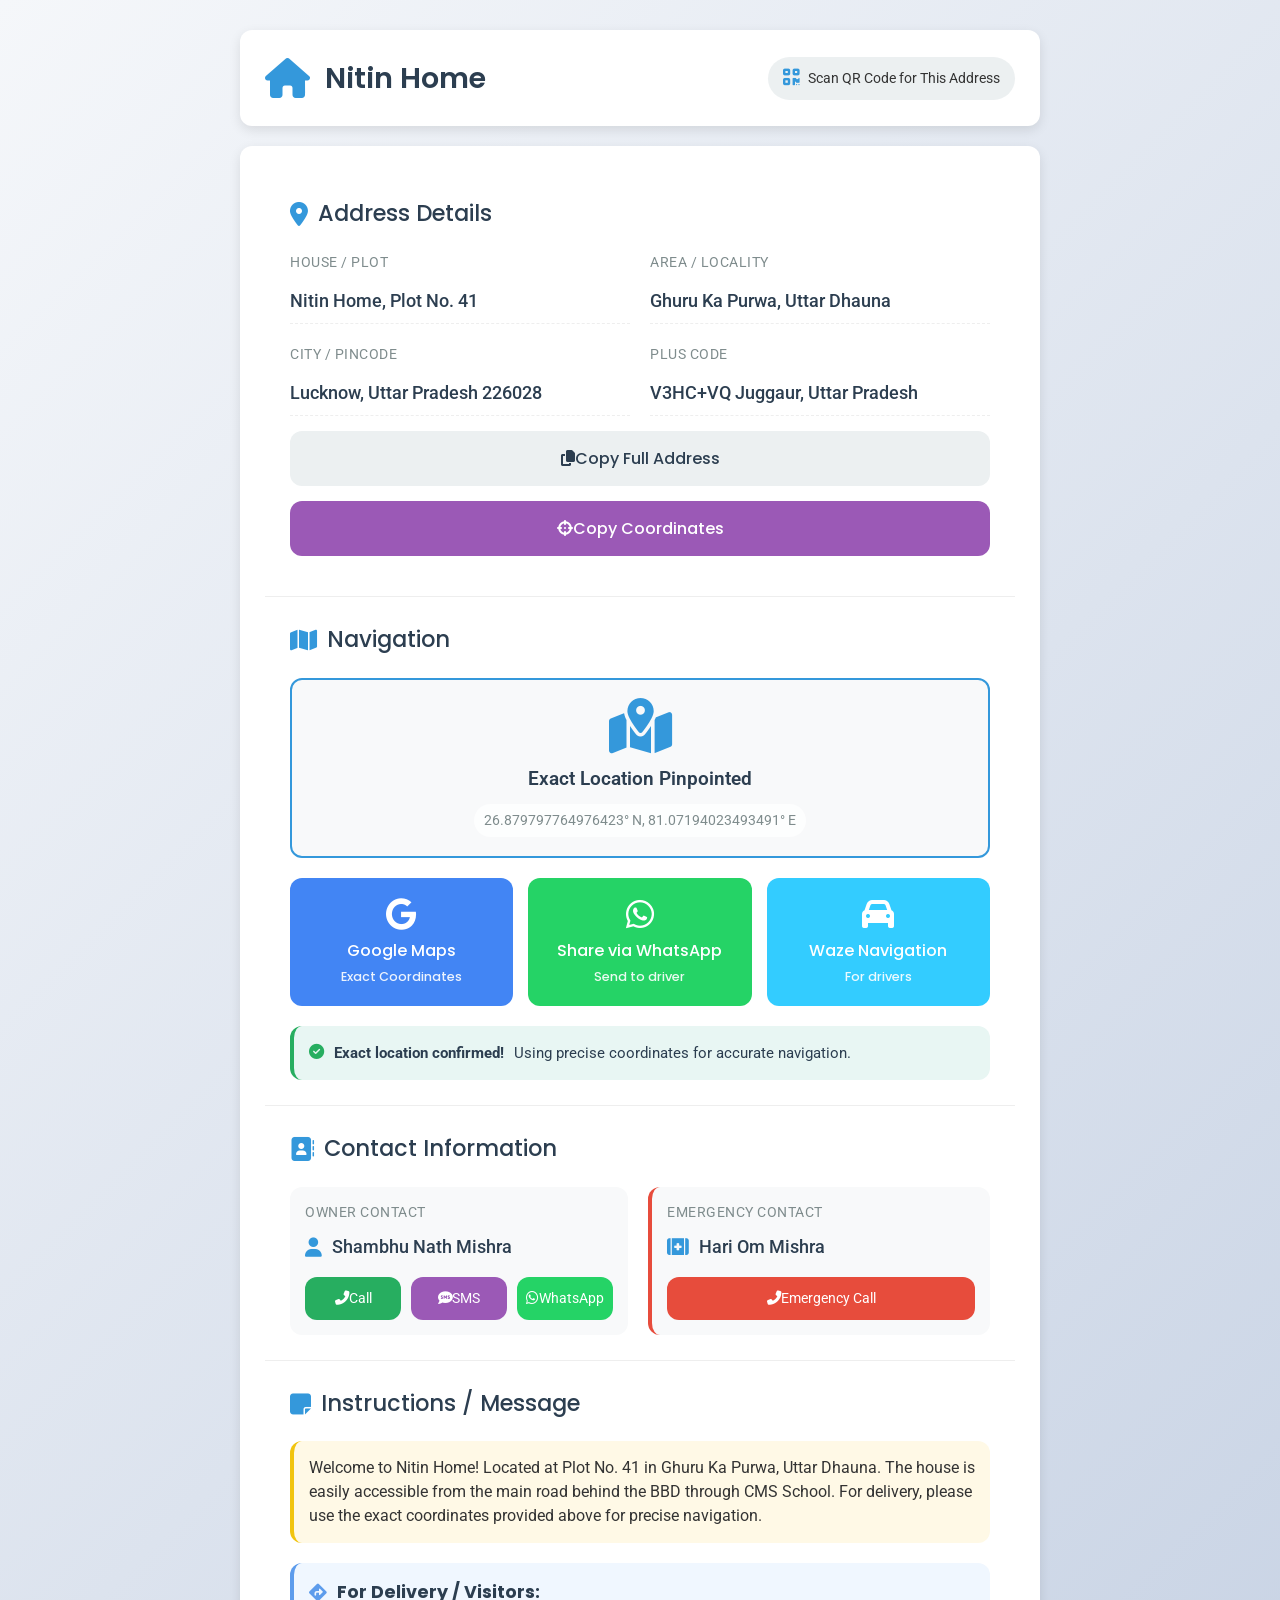
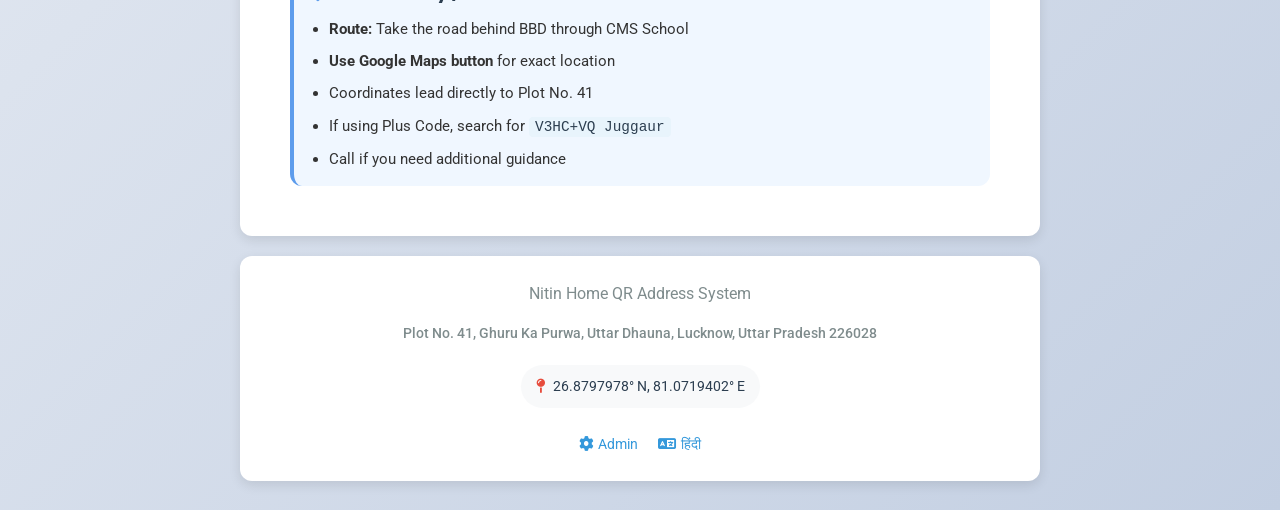
<file: index.html>
<!DOCTYPE html>
<html lang="en">

<head>
    <meta charset="UTF-8">
    <meta name="viewport" content="width=device-width, initial-scale=1.0">
    <title>Nitin Home QR Address | Digital Home Location</title>
    <link rel="stylesheet" href="style.css">
    <link rel="preconnect" href="https://fonts.googleapis.com">
    <link rel="preconnect" href="https://fonts.gstatic.com" crossorigin>
    <link
        href="https://fonts.googleapis.com/css2?family=Poppins:wght@300;400;500;600;700&family=Roboto:wght@300;400;500&display=swap"
        rel="stylesheet">
    <link rel="stylesheet" href="https://cdnjs.cloudflare.com/ajax/libs/font-awesome/6.4.0/css/all.min.css">
    <link rel="icon" type="image/x-icon" href="assets/favicon.ico">
</head>

<body>
    <div class="container">
        <!-- Header -->
        <header class="header">
            <div class="logo">
                <i class="fas fa-home"></i>
                <h1>Nitin Home</h1>
            </div>
            <div class="qr-info">
                <i class="fas fa-qrcode"></i>
                <span>Scan QR Code for This Address</span>
            </div>
        </header>

        <!-- Main Card -->
        <main class="main-card">
            <!-- Address Block -->
            <section class="address-block">
                <div class="section-title">
                    <i class="fas fa-map-marker-alt"></i>
                    <h2>Address Details</h2>
                </div>

                <div class="address-details">
                    <div class="address-item">
                        <span class="address-label">House / Plot</span>
                        <span class="address-value" id="house">Nitin Home, Plot No. 41</span>
                    </div>
                    <div class="address-item">
                        <span class="address-label">Area / Locality</span>
                        <span class="address-value" id="street">Ghuru Ka Purwa, Uttar Dhauna</span>
                    </div>
                    <div class="address-item">
                        <span class="address-label">City / Pincode</span>
                        <span class="address-value" id="city">Lucknow, Uttar Pradesh 226028</span>
                    </div>
                    <div class="address-item">
                        <span class="address-label">Plus Code</span>
                        <span class="address-value" id="landmark">V3HC+VQ Juggaur, Uttar Pradesh</span>
                    </div>
                </div>

                <button class="action-btn copy-btn" id="copyAddressBtn">
                    <i class="fas fa-copy"></i> Copy Full Address
                </button>

                <button class="action-btn copy-coordinates-btn" id="copyCoordinatesBtn">
                    <i class="fas fa-crosshairs"></i> Copy Coordinates
                </button>
            </section>

            <!-- Map Action -->
            <section class="map-block">
                <div class="section-title">
                    <i class="fas fa-map"></i>
                    <h2>Navigation</h2>
                </div>

                <div class="map-preview">
                    <div class="map-placeholder" id="staticMap">
                        <i class="fas fa-map-marked-alt"></i>
                        <p>Exact Location Pinpointed</p>
                        <small>26.879797764976423° N, 81.07194023493491° E</small>

                    </div>
                </div>

                <div class="navigation-options">
                    <div class="nav-option">
                        <button class="nav-btn google-maps-btn" id="googleMapsBtn">
                            <i class="fab fa-google"></i>
                            <span>Google Maps</span>
                            <small>Exact Coordinates</small>
                        </button>
                    </div>

                    <div class="nav-option">
                        <button class="nav-btn whatsapp-btn" id="whatsappBtn">
                            <i class="fab fa-whatsapp"></i>
                            <span>Share via WhatsApp</span>
                            <small>Send to driver</small>
                        </button>
                    </div>

                    <div class="nav-option">
                        <button class="nav-btn waze-btn" id="wazeBtn">
                            <i class="fas fa-car"></i>
                            <span>Waze Navigation</span>
                            <small>For drivers</small>
                        </button>
                    </div>
                </div>

                <div class="map-instructions">
                    <p><i class="fas fa-check-circle"></i> <strong>Exact location confirmed!</strong> Using precise
                        coordinates for accurate navigation.</p>
                </div>
            </section>

            <!-- Contact Block -->
            <section class="contact-block">
                <div class="section-title">
                    <i class="fas fa-address-book"></i>
                    <h2>Contact Information</h2>
                </div>

                <div class="contact-details">
                    <div class="contact-item">
                        <span class="contact-label">Owner Contact</span>
                        <div class="contact-value">
                            <i class="fas fa-user"></i>
                            <span id="ownerName">Shambhu Nath Mishra</span>
                        </div>
                        <div class="contact-actions">
                            <a href="tel:+919839417057" class="contact-btn call-btn">
                                <i class="fas fa-phone-alt"></i> Call
                            </a>
                            <a href="sms:+919839417057" class="contact-btn sms-btn">
                                <i class="fas fa-sms"></i> SMS
                            </a>
                            <a href="https://wa.me/919839417057" class="contact-btn whatsapp-contact-btn"
                                target="_blank">
                                <i class="fab fa-whatsapp"></i> WhatsApp
                            </a>
                        </div>
                    </div>

                    <div class="contact-item emergency-contact">
                        <span class="contact-label">Emergency Contact</span>
                        <div class="contact-value">
                            <i class="fas fa-first-aid"></i>
                            <span id="emergencyName">Hari Om Mishra</span>
                        </div>
                        <div class="contact-actions">
                            <a href="tel:+918601017500" class="contact-btn emergency-btn">
                                <i class="fas fa-phone-alt"></i> Emergency Call
                            </a>
                        </div>
                    </div>
                </div>
            </section>

            <!-- Notes Section -->
            <section class="notes-block">
                <div class="section-title">
                    <i class="fas fa-sticky-note"></i>
                    <h2>Instructions / Message</h2>
                </div>

                <div class="notes-content">
                    <p id="notesText">Welcome to Nitin Home! Located at Plot No. 41 in Ghuru Ka Purwa, Uttar Dhauna. The
                        house is easily accessible from the main road behind the BBD through CMS School. For delivery,
                        please use the exact coordinates provided above for precise navigation.</p>
                </div>

                <div class="directions-instructions">
                    <h3><i class="fas fa-directions"></i> For Delivery / Visitors:</h3>
                    <ul>
                        <li><strong>Route:</strong> Take the road behind BBD through CMS School</li>
                        <li><strong>Use Google Maps button</strong> for exact location</li>
                        <li>Coordinates lead directly to Plot No. 41</li>
                        <li>If using Plus Code, search for <code>V3HC+VQ Juggaur</code></li>
                        <li>Call if you need additional guidance</li>
                    </ul>
                </div>
            </section>
        </main>

        <!-- Footer -->
        <footer class="footer">
            <div class="footer-content">
                <p>Nitin Home QR Address System</p>
                <p class="footer-note">Plot No. 41, Ghuru Ka Purwa, Uttar Dhauna, Lucknow, Uttar Pradesh 226028</p>
                <div class="coordinate-display">
                    <i class="fas fa-map-pin"></i>
                    <span>26.879797764976423° N, 81.07194023493491° E</span>
                </div>
                <div class="footer-links">
                    <a href="#" class="footer-link" id="adminLink"><i class="fas fa-cog"></i> Admin</a>
                    <a href="#" class="footer-link" id="languageLink"><i class="fas fa-language"></i> हिंदी</a>
                </div>
            </div>
        </footer>

        <!-- Copy Notification -->
        <div class="notification" id="copyNotification">
            <i class="fas fa-check-circle"></i>
            <span>Address copied to clipboard!</span>
        </div>

        <!-- Coordinates Notification -->
        <div class="notification coordinates-notification" id="coordinatesNotification">
            <i class="fas fa-check-circle"></i>
            <span>Coordinates copied to clipboard!</span>
        </div>

        <!-- Navigation Notification -->
        <div class="notification nav-notification" id="navNotification">
            <i class="fas fa-external-link-alt"></i>
            <span id="navMessage">Opening navigation app...</span>
        </div>
    </div>

    <script src="script.js"></script>
</body>

</html>
</file>
<file: style.css>
/* style.css */
/* Reset and Global Styles */
* {
    margin: 0;
    padding: 0;
    box-sizing: border-box;
}

:root {
    --primary-color: #2c3e50;
    --secondary-color: #3498db;
    --accent-color: #e74c3c;
    --success-color: #27ae60;
    --whatsapp-color: #25D366;
    --waze-color: #33CCFF;
    --light-color: #ecf0f1;
    --dark-color: #2c3e50;
    --shadow: 0 4px 12px rgba(0, 0, 0, 0.1);
    --border-radius: 12px;
}

body {
    font-family: 'Roboto', sans-serif;
    background: linear-gradient(135deg, #f5f7fa 0%, #c3cfe2 100%);
    color: #333;
    line-height: 1.6;
    min-height: 100vh;
    padding: 15px;
}

.container {
    max-width: 800px;
    margin: 0 auto;
}

/* Header Styles */
.header {
    background-color: white;
    border-radius: var(--border-radius);
    padding: 20px;
    margin-bottom: 20px;
    box-shadow: var(--shadow);
    display: flex;
    flex-direction: column;
    align-items: center;
    text-align: center;
}

.logo {
    display: flex;
    align-items: center;
    justify-content: center;
    margin-bottom: 15px;
}

.logo i {
    font-size: 2.5rem;
    color: var(--secondary-color);
    margin-right: 15px;
}

.logo h1 {
    font-family: 'Poppins', sans-serif;
    font-size: 1.8rem;
    color: var(--primary-color);
    font-weight: 600;
}

.qr-info {
    display: flex;
    align-items: center;
    background-color: var(--light-color);
    padding: 10px 15px;
    border-radius: 50px;
    font-size: 0.9rem;
}

.qr-info i {
    color: var(--secondary-color);
    margin-right: 8px;
    font-size: 1.2rem;
}

/* Main Card */
.main-card {
    background-color: white;
    border-radius: var(--border-radius);
    box-shadow: var(--shadow);
    overflow: hidden;
    margin-bottom: 20px;
}

/* Section Common Styles */
section {
    padding: 20px;
    border-bottom: 1px solid #eee;
}

section:last-of-type {
    border-bottom: none;
}

.section-title {
    display: flex;
    align-items: center;
    margin-bottom: 20px;
}

.section-title i {
    font-size: 1.5rem;
    color: var(--secondary-color);
    margin-right: 10px;
}

.section-title h2 {
    font-family: 'Poppins', sans-serif;
    font-size: 1.4rem;
    color: var(--primary-color);
    font-weight: 500;
}

/* Address Block */
.address-details {
    display: flex;
    flex-direction: column;
    gap: 15px;
    margin-bottom: 15px;
}

.address-item {
    display: flex;
    flex-direction: column;
}

.address-label {
    font-size: 0.85rem;
    color: #7f8c8d;
    margin-bottom: 5px;
    text-transform: uppercase;
    letter-spacing: 0.5px;
}

.address-value {
    font-size: 1.1rem;
    font-weight: 500;
    color: var(--dark-color);
    padding: 8px 0;
    border-bottom: 1px dashed #eee;
}

/* Buttons */
.action-btn {
    display: flex;
    align-items: center;
    justify-content: center;
    width: 100%;
    padding: 15px;
    border: none;
    border-radius: var(--border-radius);
    font-family: 'Poppins', sans-serif;
    font-size: 1rem;
    font-weight: 500;
    cursor: pointer;
    transition: all 0.3s ease;
    margin-bottom: 10px;
}

.copy-btn {
    background-color: var(--light-color);
    color: var(--primary-color);
}

.copy-btn:hover {
    background-color: #d5dbdb;
}

.copy-coordinates-btn {
    background-color: #9b59b6;
    color: white;
}

.copy-coordinates-btn:hover {
    background-color: #8e44ad;
}

/* Map Block */
.map-preview {
    background-color: #f8f9fa;
    border-radius: var(--border-radius);
    height: 180px;
    margin-bottom: 20px;
    display: flex;
    align-items: center;
    justify-content: center;
    border: 2px solid #3498db;
    flex-direction: column;
    text-align: center;
    position: relative;
    overflow: hidden;
}

.map-placeholder {
    color: #7f8c8d;
    padding: 20px;
    position: relative;
    z-index: 1;
}

.map-placeholder i {
    font-size: 3.5rem;
    color: #3498db;
    margin-bottom: 10px;
}

.map-placeholder p {
    font-size: 1.2rem;
    color: var(--primary-color);
    font-weight: 600;
    margin-bottom: 5px;
}

.map-placeholder small {
    display: block;
    margin-top: 5px;
    font-size: 0.9rem;
    color: #7f8c8d;
    background: rgba(255, 255, 255, 0.8);
    padding: 5px 10px;
    border-radius: 20px;
    display: inline-block;
}

.accuracy-badge {
    position: absolute;
    top: 10px;
    right: 10px;
    background-color: var(--success-color);
    color: white;
    padding: 5px 10px;
    border-radius: 20px;
    font-size: 0.8rem;
    display: flex;
    align-items: center;
    gap: 5px;
}

/* Navigation Options */
.navigation-options {
    display: grid;
    grid-template-columns: repeat(auto-fit, minmax(150px, 1fr));
    gap: 15px;
    margin-bottom: 20px;
}

.nav-option {
    display: flex;
    flex-direction: column;
}

.nav-btn {
    display: flex;
    flex-direction: column;
    align-items: center;
    justify-content: center;
    padding: 20px 15px;
    border: none;
    border-radius: var(--border-radius);
    font-family: 'Poppins', sans-serif;
    font-weight: 500;
    cursor: pointer;
    transition: all 0.3s ease;
    text-align: center;
    min-height: 110px;
}

.nav-btn i {
    font-size: 2rem;
    margin-bottom: 8px;
}

.nav-btn span {
    font-size: 1rem;
    margin-bottom: 5px;
}

.nav-btn small {
    font-size: 0.8rem;
    opacity: 0.9;
}

.google-maps-btn {
    background-color: #4285F4;
    color: white;
}

.google-maps-btn:hover {
    background-color: #3367D6;
}

.whatsapp-btn {
    background-color: var(--whatsapp-color);
    color: white;
}

.whatsapp-btn:hover {
    background-color: #1DA851;
}

.waze-btn {
    background-color: var(--waze-color);
    color: white;
}

.waze-btn:hover {
    background-color: #2EB8E6;
}

.map-instructions {
    background-color: #e8f6f3;
    padding: 15px;
    border-radius: var(--border-radius);
    border-left: 4px solid var(--success-color);
    margin-top: 15px;
}

.map-instructions p {
    display: flex;
    align-items: flex-start;
    font-size: 0.95rem;
    color: #2c3e50;
    margin: 0;
    gap: 10px;
}

.map-instructions i {
    color: var(--success-color);
    margin-top: 3px;
}

/* Contact Block */
.contact-details {
    display: flex;
    flex-direction: column;
    gap: 20px;
}

.contact-item {
    padding: 15px;
    background-color: #f8f9fa;
    border-radius: var(--border-radius);
}

.contact-label {
    display: block;
    font-size: 0.85rem;
    color: #7f8c8d;
    margin-bottom: 10px;
    text-transform: uppercase;
    letter-spacing: 0.5px;
}

.contact-value {
    display: flex;
    align-items: center;
    margin-bottom: 15px;
}

.contact-value i {
    font-size: 1.2rem;
    color: var(--secondary-color);
    margin-right: 10px;
}

.contact-value span {
    font-size: 1.1rem;
    font-weight: 500;
    color: var(--dark-color);
}

.contact-actions {
    display: flex;
    gap: 10px;
    flex-wrap: wrap;
}

.contact-btn {
    display: flex;
    align-items: center;
    justify-content: center;
    flex: 1;
    padding: 10px;
    border-radius: var(--border-radius);
    font-size: 0.9rem;
    text-decoration: none;
    transition: all 0.3s ease;
    min-width: 80px;
}

.call-btn {
    background-color: var(--success-color);
    color: white;
}

.call-btn:hover {
    background-color: #219653;
}

.sms-btn {
    background-color: #9b59b6;
    color: white;
}

.sms-btn:hover {
    background-color: #8e44ad;
}

.whatsapp-contact-btn {
    background-color: var(--whatsapp-color);
    color: white;
}

.whatsapp-contact-btn:hover {
    background-color: #1DA851;
}

.emergency-btn {
    background-color: var(--accent-color);
    color: white;
}

.emergency-btn:hover {
    background-color: #c0392b;
}

.police-btn {
    background-color: #34495e;
    color: white;
}

.police-btn:hover {
    background-color: #2c3e50;
}

.ambulance-btn {
    background-color: #e67e22;
    color: white;
}

.ambulance-btn:hover {
    background-color: #d35400;
}

.emergency-contact {
    border-left: 4px solid var(--accent-color);
}

/* Notes Block */
.notes-content {
    background-color: #fff9e6;
    padding: 15px;
    border-radius: var(--border-radius);
    margin-bottom: 20px;
    border-left: 4px solid #f1c40f;
}

.notes-content p {
    font-size: 1rem;
    line-height: 1.5;
}

.directions-instructions {
    background-color: #f0f7ff;
    padding: 15px;
    border-radius: var(--border-radius);
    border-left: 4px solid #5D9CEC;
    margin-top: 15px;
}

.directions-instructions h3 {
    font-family: 'Poppins', sans-serif;
    font-size: 1.1rem;
    color: var(--primary-color);
    margin-bottom: 10px;
    display: flex;
    align-items: center;
}

.directions-instructions h3 i {
    margin-right: 10px;
    color: #5D9CEC;
}

.directions-instructions ul {
    margin-left: 20px;
    margin-bottom: 0;
}

.directions-instructions li {
    margin-bottom: 8px;
    font-size: 0.95rem;
}

.directions-instructions li:last-child {
    margin-bottom: 0;
}

.directions-instructions code {
    background-color: #e8f4fc;
    padding: 2px 6px;
    border-radius: 4px;
    font-family: monospace;
    font-size: 0.9rem;
    color: #2c3e50;
}

/* Footer */
.footer {
    background-color: white;
    border-radius: var(--border-radius);
    padding: 20px;
    box-shadow: var(--shadow);
    text-align: center;
}

.footer-content p {
    margin-bottom: 10px;
    color: #7f8c8d;
}

.footer-note {
    font-size: 0.9rem;
    color: var(--primary-color);
    font-weight: 500;
    margin: 15px 0;
}

.coordinate-display {
    display: inline-flex;
    align-items: center;
    gap: 8px;
    background-color: #f8f9fa;
    padding: 10px 15px;
    border-radius: 50px;
    margin: 10px 0;
    font-size: 0.9rem;
    color: var(--primary-color);
}

.coordinate-display i {
    color: var(--accent-color);
}

.footer-links {
    display: flex;
    justify-content: center;
    gap: 20px;
    margin-top: 15px;
}

.footer-link {
    display: flex;
    align-items: center;
    color: var(--secondary-color);
    text-decoration: none;
    font-size: 0.9rem;
    transition: color 0.3s ease;
}

.footer-link:hover {
    color: var(--primary-color);
}

.footer-link i {
    margin-right: 5px;
}

/* Notifications */
.notification {
    position: fixed;
    bottom: 20px;
    left: 50%;
    transform: translateX(-50%) translateY(100px);
    background-color: var(--success-color);
    color: white;
    padding: 15px 25px;
    border-radius: var(--border-radius);
    box-shadow: var(--shadow);
    display: flex;
    align-items: center;
    transition: transform 0.5s ease, opacity 0.5s ease;
    z-index: 1000;
    opacity: 0;
}

.notification.show {
    transform: translateX(-50%) translateY(0);
    opacity: 1;
}

.notification i {
    margin-right: 10px;
    font-size: 1.2rem;
}

.coordinates-notification {
    background-color: #9b59b6;
}

.nav-notification {
    background-color: #4285F4;
}

/* Responsive Design */
@media (min-width: 768px) {
    .header {
        flex-direction: row;
        justify-content: space-between;
        text-align: left;
    }

    .logo {
        margin-bottom: 0;
    }

    .address-details {
        display: grid;
        grid-template-columns: 1fr 1fr;
        gap: 20px;
    }

    .contact-details {
        flex-direction: row;
    }

    .contact-item {
        flex: 1;
    }

    .footer-links {
        justify-content: center;
    }

    .action-btn {
        margin-bottom: 15px;
    }
}

@media (min-width: 992px) {
    body {
        padding: 30px;
    }

    .header,
    .main-card,
    .footer {
        padding: 25px;
    }

    section {
        padding: 25px;
    }
}

@media (max-width: 480px) {
    .navigation-options {
        grid-template-columns: 1fr;
    }

    .nav-btn {
        min-height: 90px;
        padding: 15px 10px;
    }

    .contact-actions {
        flex-direction: column;
    }

    .contact-btn {
        width: 100%;
    }
}
</file>
